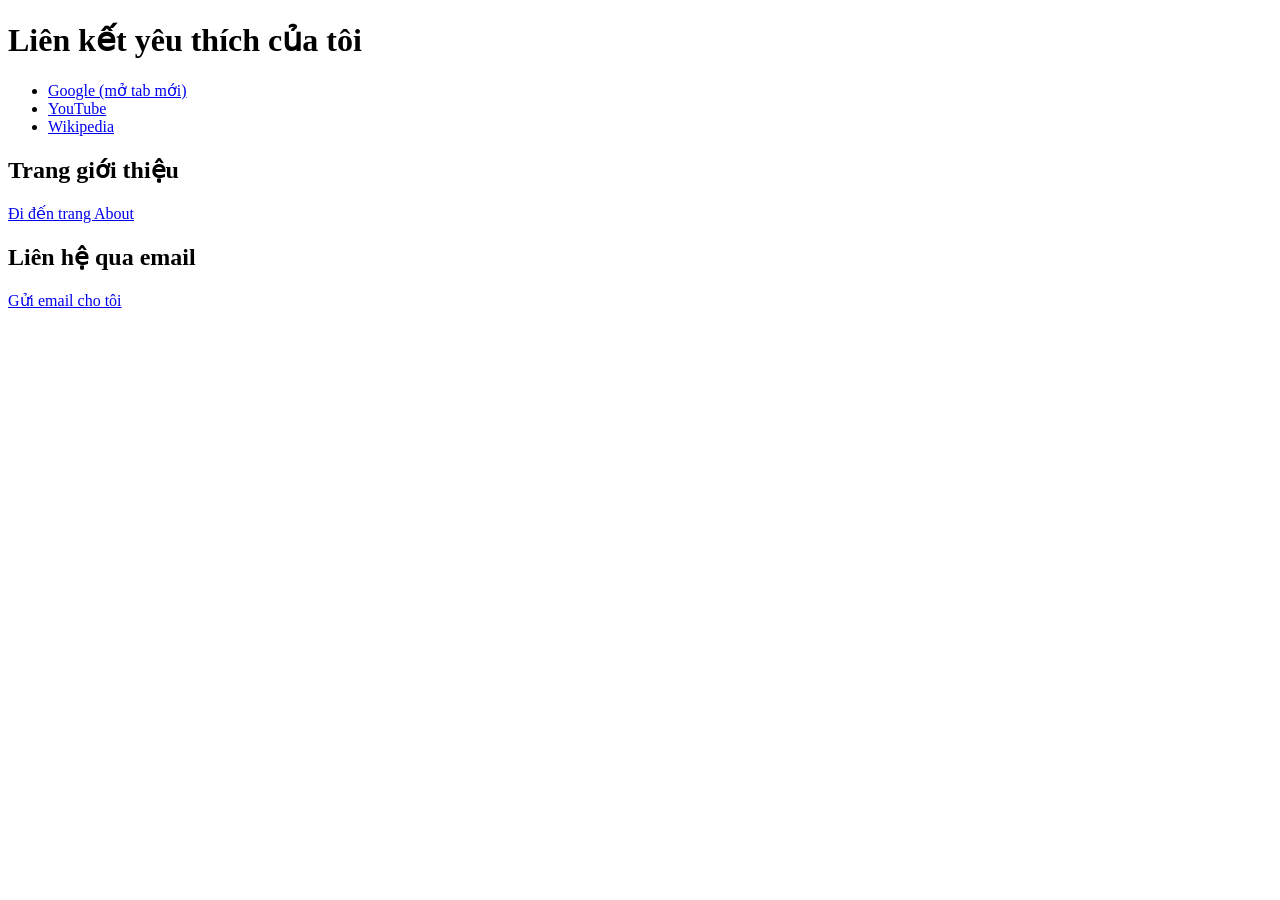
<file: source/index.html>
<!DOCTYPE html>
<html lang="vi">
<head>
    <meta charset="UTF-8">
    <meta name="viewport" content="width=device-width, initial-scale=1.0">
    <title>Liên kết yêu thích của tôi</title>
</head>
<body>
    <h1>Liên kết yêu thích của tôi</h1>

    <ul>
        <li>
            <a href="https://www.google.com" target="_blank">
                Google (mở tab mới)
            </a>
        </li>
        <li>
            <a href="https://www.youtube.com">
                YouTube
            </a>
        </li>
        <li>
            <a href="https://www.wikipedia.org">
                Wikipedia
            </a>
        </li>
    </ul>

    <h2>Trang giới thiệu</h2>
    <a href="about.html">Đi đến trang About</a>

    <h2>Liên hệ qua email</h2>
    <a href="mailto:emailcuaban@example.com">
        Gửi email cho tôi
    </a>
</body>
</html>
</file>
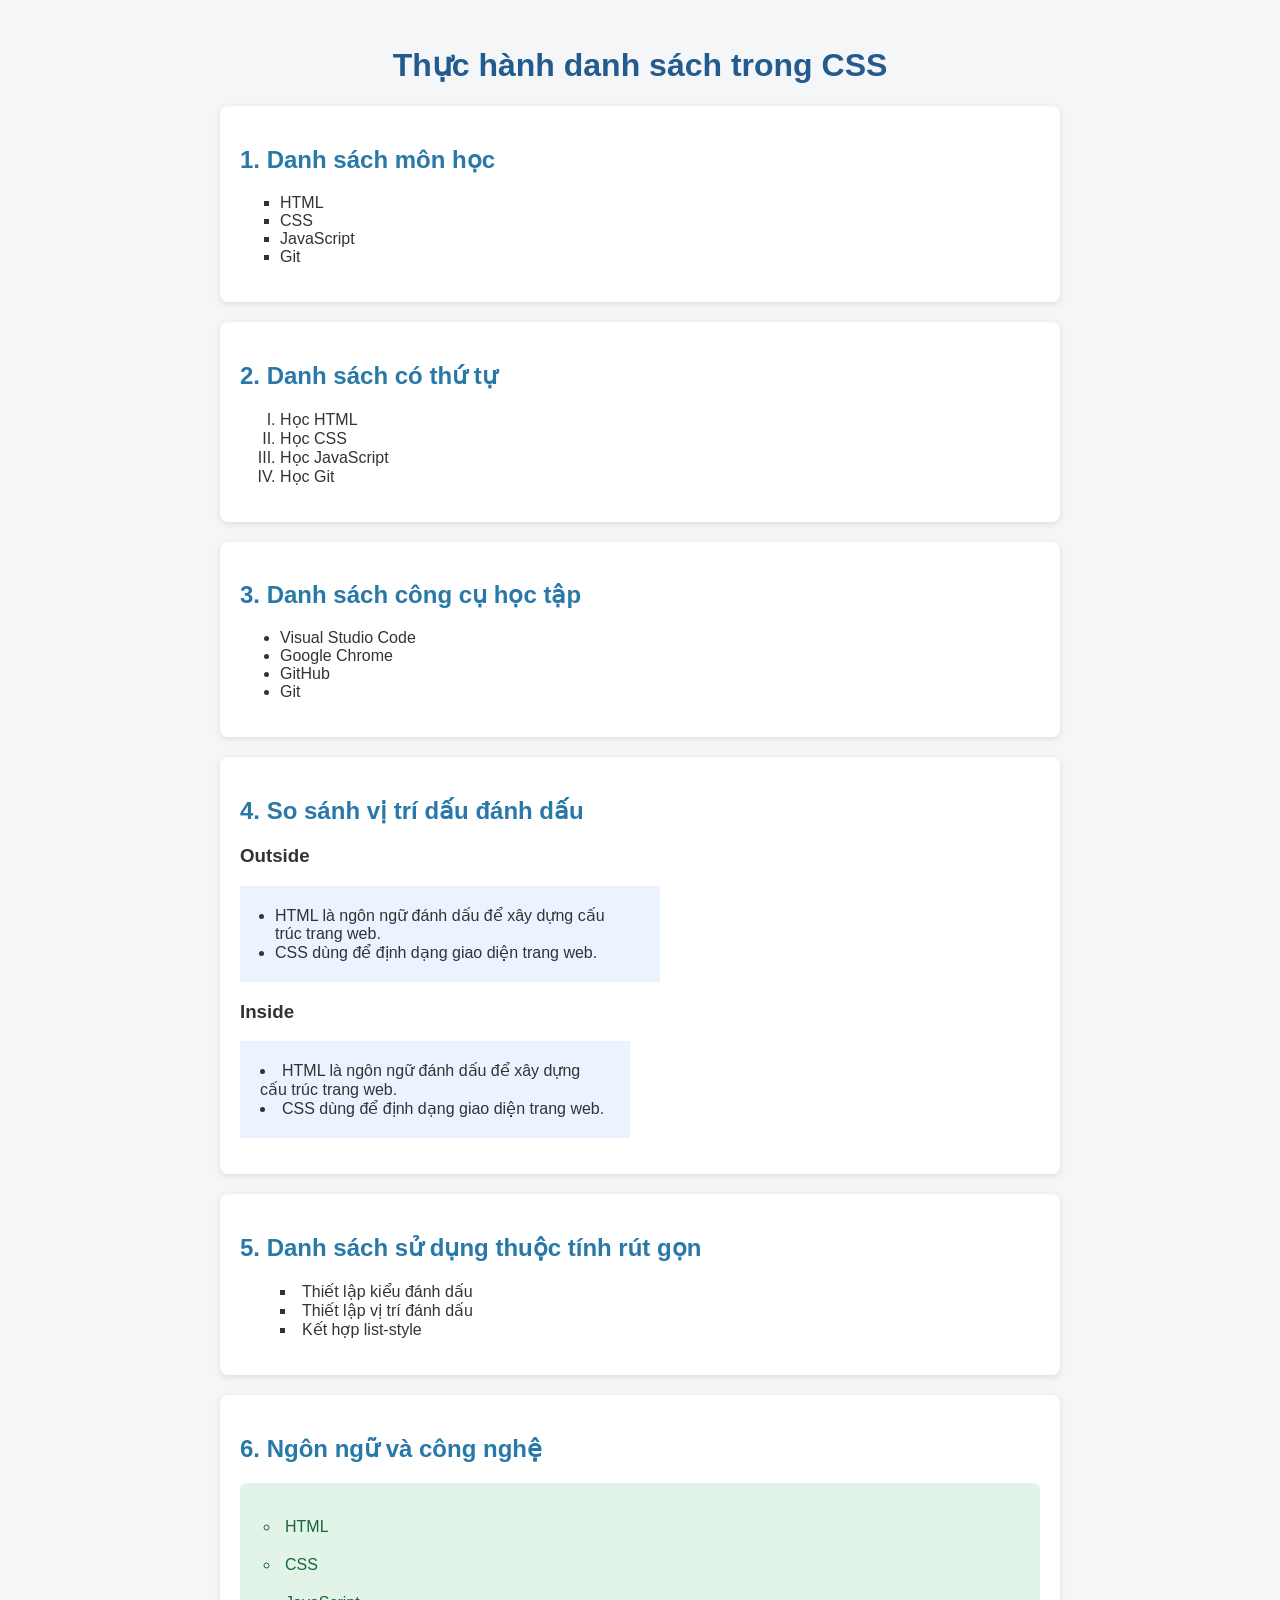
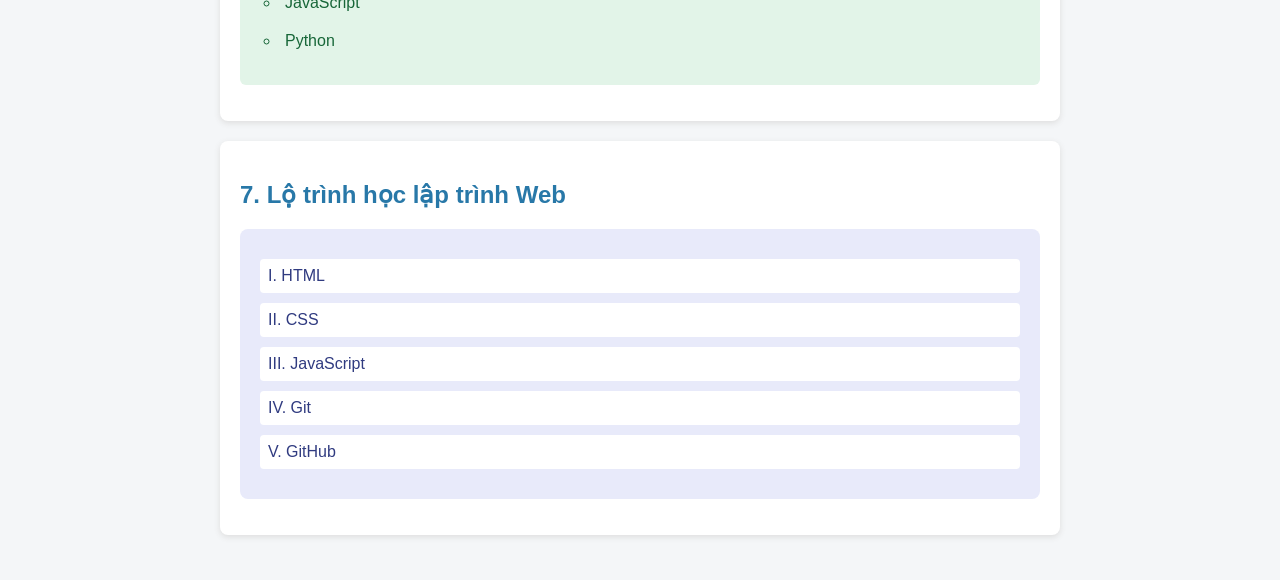
<file: source/danh_sach_css/index.html>
<!DOCTYPE html>
<html lang="vi">
<head>
    <meta charset="UTF-8">
    <meta name="viewport" content="width=device-width, initial-scale=1.0">
    <title>Thực hành danh sách trong CSS</title>
    <link rel="stylesheet" href="style.css">
</head>
<body>
    <h1>Thực hành danh sách trong CSS</h1>

    <section>
        <h2>1. Danh sách môn học</h2>
        <ul class="mon-hoc">
            <li>HTML</li>
            <li>CSS</li>
            <li>JavaScript</li>
            <li>Git</li>
        </ul>
    </section>

    <section>
        <h2>2. Danh sách có thứ tự</h2>
        <ol class="lo-trinh">
            <li>Học HTML</li>
            <li>Học CSS</li>
            <li>Học JavaScript</li>
            <li>Học Git</li>
        </ol>
    </section>

    <section>
        <h2>3. Danh sách công cụ học tập</h2>
        <ul class="cong-cu">
            <li>Visual Studio Code</li>
            <li>Google Chrome</li>
            <li>GitHub</li>
            <li>Git</li>
        </ul>
    </section>

    <section>
        <h2>4. So sánh vị trí dấu đánh dấu</h2>

        <h3>Outside</h3>
        <ul class="outside">
            <li>HTML là ngôn ngữ đánh dấu để xây dựng cấu trúc trang web.</li>
            <li>CSS dùng để định dạng giao diện trang web.</li>
        </ul>

        <h3>Inside</h3>
        <ul class="inside">
            <li>HTML là ngôn ngữ đánh dấu để xây dựng cấu trúc trang web.</li>
            <li>CSS dùng để định dạng giao diện trang web.</li>
        </ul>
    </section>

    <section>
        <h2>5. Danh sách sử dụng thuộc tính rút gọn</h2>
        <ul class="rut-gon">
            <li>Thiết lập kiểu đánh dấu</li>
            <li>Thiết lập vị trí đánh dấu</li>
            <li>Kết hợp list-style</li>
        </ul>
    </section>

    <section>
        <h2>6. Ngôn ngữ và công nghệ</h2>
        <ul class="ngon-ngu">
            <li>HTML</li>
            <li>CSS</li>
            <li>JavaScript</li>
            <li>Python</li>
        </ul>
    </section>

    <section>
        <h2>7. Lộ trình học lập trình Web</h2>
        <ol class="lo-trinh-web">
            <li>HTML</li>
            <li>CSS</li>
            <li>JavaScript</li>
            <li>Git</li>
            <li>GitHub</li>
        </ol>
    </section>
</body>
</html>
</file>
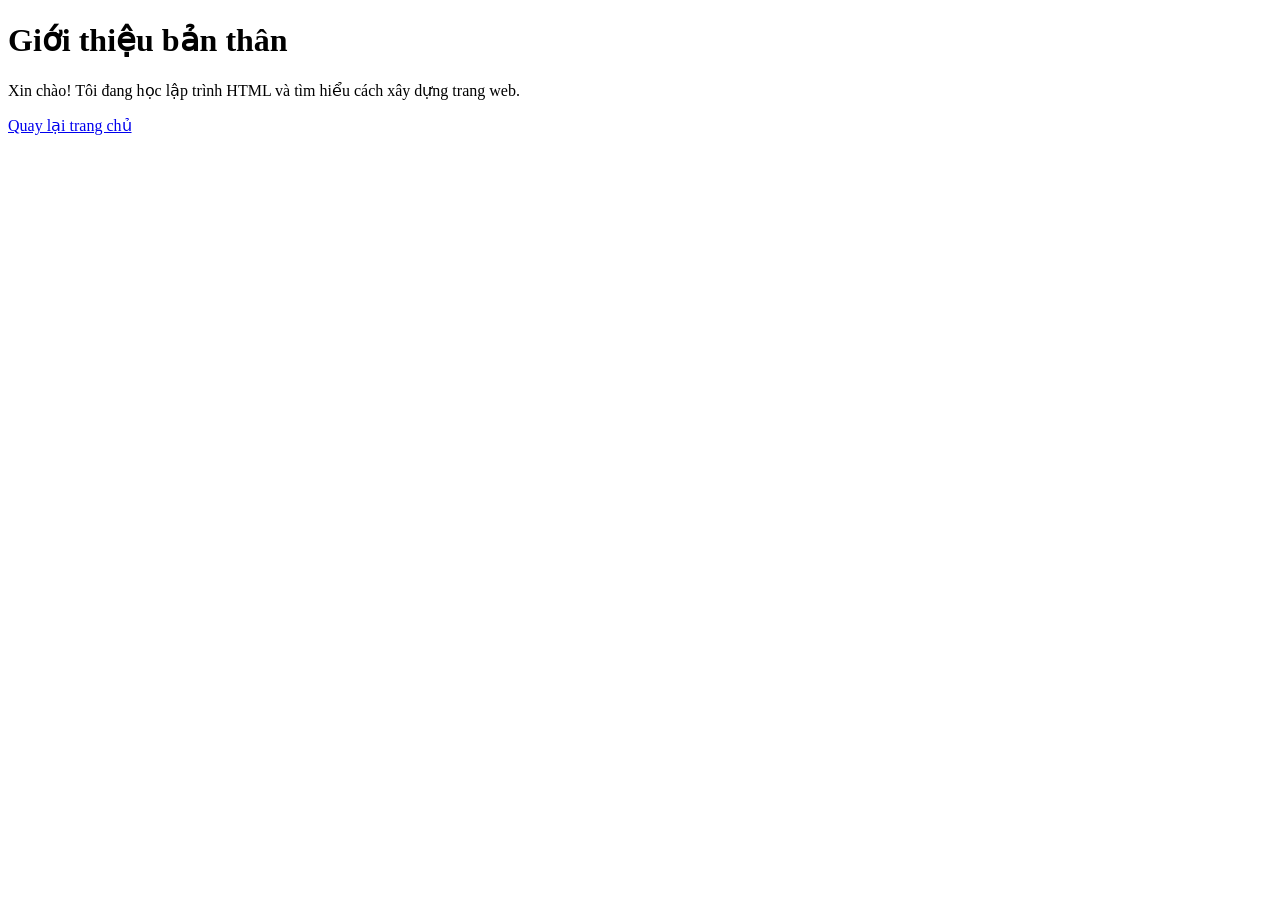
<file: source/about.html>
<!DOCTYPE html>
<html lang="vi">
<head>
    <meta charset="UTF-8">
    <meta name="viewport" content="width=device-width, initial-scale=1.0">
    <title>Giới thiệu</title>
</head>
<body>
    <h1>Giới thiệu bản thân</h1>

    <p>Xin chào! Tôi đang học lập trình HTML và tìm hiểu cách xây dựng trang web.</p>

    <a href="index.html">Quay lại trang chủ</a>
</body>
</html>
</file>
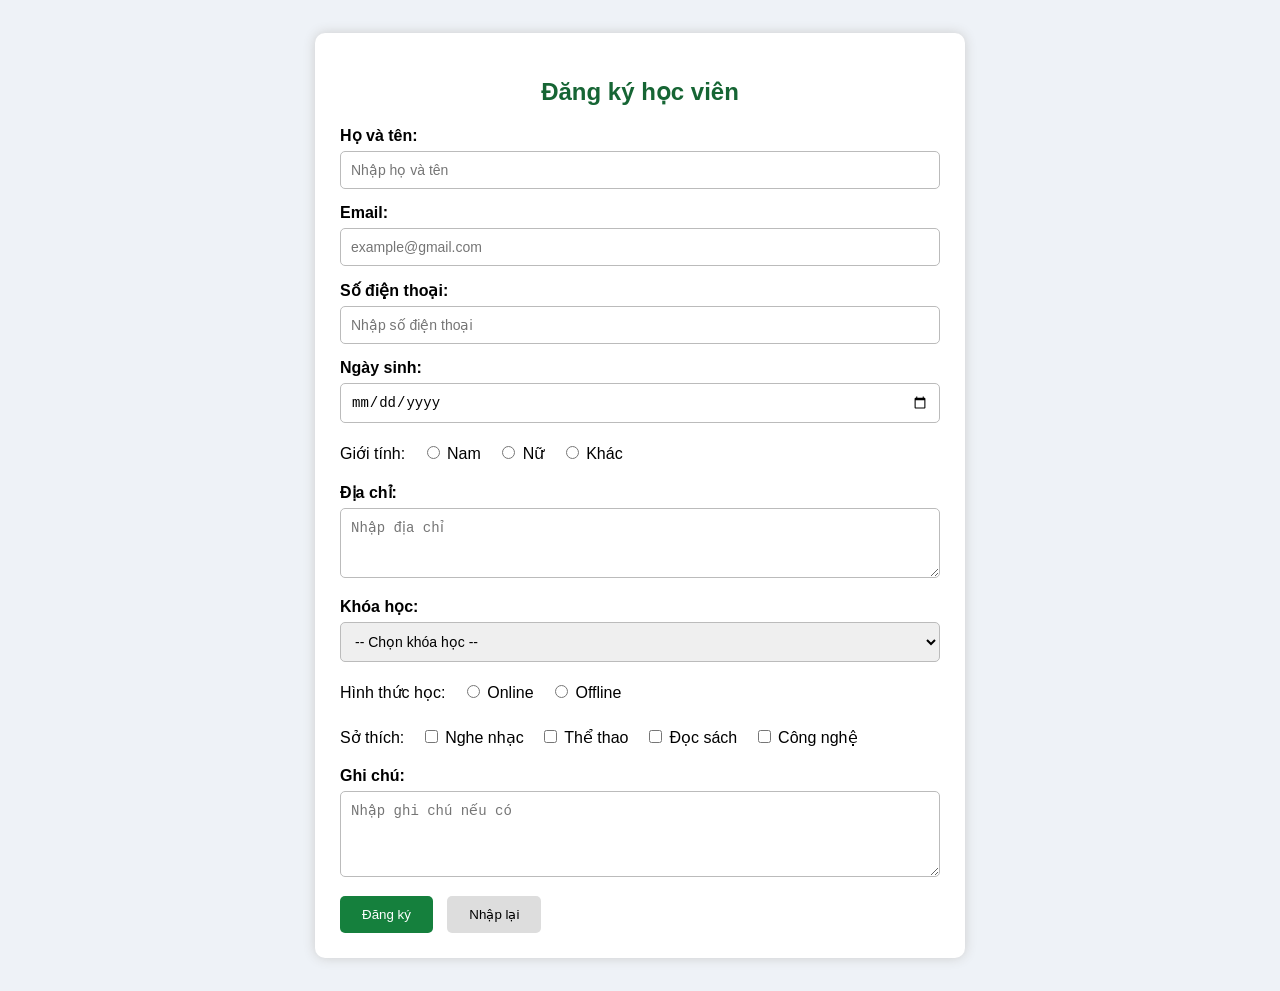
<file: source/form_dang_ky.html>
<!DOCTYPE html>
<html lang="vi">
<head>
    <meta charset="UTF-8">
    <meta name="viewport" content="width=device-width, initial-scale=1.0">
    <title>Form đăng ký học viên</title>

    <style>
        body {
            font-family: Arial, sans-serif;
            background-color: #eef2f7;
            padding: 25px;
        }

        .container {
            max-width: 600px;
            margin: auto;
            background: white;
            padding: 25px;
            border-radius: 10px;
            box-shadow: 0 0 12px #cccccc;
        }

        h2 {
            text-align: center;
            color: #166534;
        }

        .field {
            margin-bottom: 15px;
        }

        .field > label {
            display: block;
            margin-bottom: 6px;
            font-weight: bold;
        }

        input[type="text"],
        input[type="email"],
        input[type="tel"],
        input[type="date"],
        select,
        textarea {
            width: 100%;
            box-sizing: border-box;
            padding: 10px;
            border: 1px solid #bbbbbb;
            border-radius: 5px;
            font-size: 14px;
        }

        .choice label {
            display: inline-block;
            margin: 5px 12px 5px 0;
            font-weight: normal;
        }

        textarea {
            resize: vertical;
        }

        button {
            padding: 11px 22px;
            border: none;
            border-radius: 5px;
            cursor: pointer;
            margin-right: 10px;
        }

        .submit-btn {
            background-color: #15803d;
            color: white;
        }

        .reset-btn {
            background-color: #dddddd;
        }

        button:hover {
            opacity: 0.85;
        }
    </style>
</head>

<body>
    <div class="container">
        <h2>Đăng ký học viên</h2>

        <form action="#" method="get">
            <div class="field">
                <label for="fullname">Họ và tên:</label>
                <input type="text" id="fullname" name="fullname"
                       placeholder="Nhập họ và tên" required>
            </div>

            <div class="field">
                <label for="student-email">Email:</label>
                <input type="email" id="student-email" name="email"
                       placeholder="example@gmail.com" required>
            </div>

            <div class="field">
                <label for="phone">Số điện thoại:</label>
                <input type="tel" id="phone" name="phone"
                       placeholder="Nhập số điện thoại">
            </div>

            <div class="field">
                <label for="birthday">Ngày sinh:</label>
                <input type="date" id="birthday" name="birthday">
            </div>

            <div class="field choice">
                <label>Giới tính:</label>
                <label><input type="radio" name="gender" value="Nam"> Nam</label>
                <label><input type="radio" name="gender" value="Nữ"> Nữ</label>
                <label><input type="radio" name="gender" value="Khác"> Khác</label>
            </div>

            <div class="field">
                <label for="address">Địa chỉ:</label>
                <textarea id="address" name="address" rows="3"
                          placeholder="Nhập địa chỉ"></textarea>
            </div>

            <div class="field">
                <label for="course">Khóa học:</label>
                <select id="course" name="course" required>
                    <option value="">-- Chọn khóa học --</option>
                    <option value="HTML & CSS">HTML & CSS</option>
                    <option value="JavaScript">JavaScript</option>
                    <option value="Java">Java</option>
                    <option value="Python">Python</option>
                </select>
            </div>

            <div class="field choice">
                <label>Hình thức học:</label>
                <label><input type="radio" name="study_type" value="Online"> Online</label>
                <label><input type="radio" name="study_type" value="Offline"> Offline</label>
            </div>

            <div class="field choice">
                <label>Sở thích:</label>
                <label><input type="checkbox" name="hobby" value="Nghe nhạc"> Nghe nhạc</label>
                <label><input type="checkbox" name="hobby" value="Thể thao"> Thể thao</label>
                <label><input type="checkbox" name="hobby" value="Đọc sách"> Đọc sách</label>
                <label><input type="checkbox" name="hobby" value="Công nghệ"> Công nghệ</label>
            </div>

            <div class="field">
                <label for="note">Ghi chú:</label>
                <textarea id="note" name="note" rows="4"
                          placeholder="Nhập ghi chú nếu có"></textarea>
            </div>

            <button type="submit" class="submit-btn">Đăng ký</button>
            <button type="reset" class="reset-btn">Nhập lại</button>
        </form>
    </div>
</body>
</html>
</file>
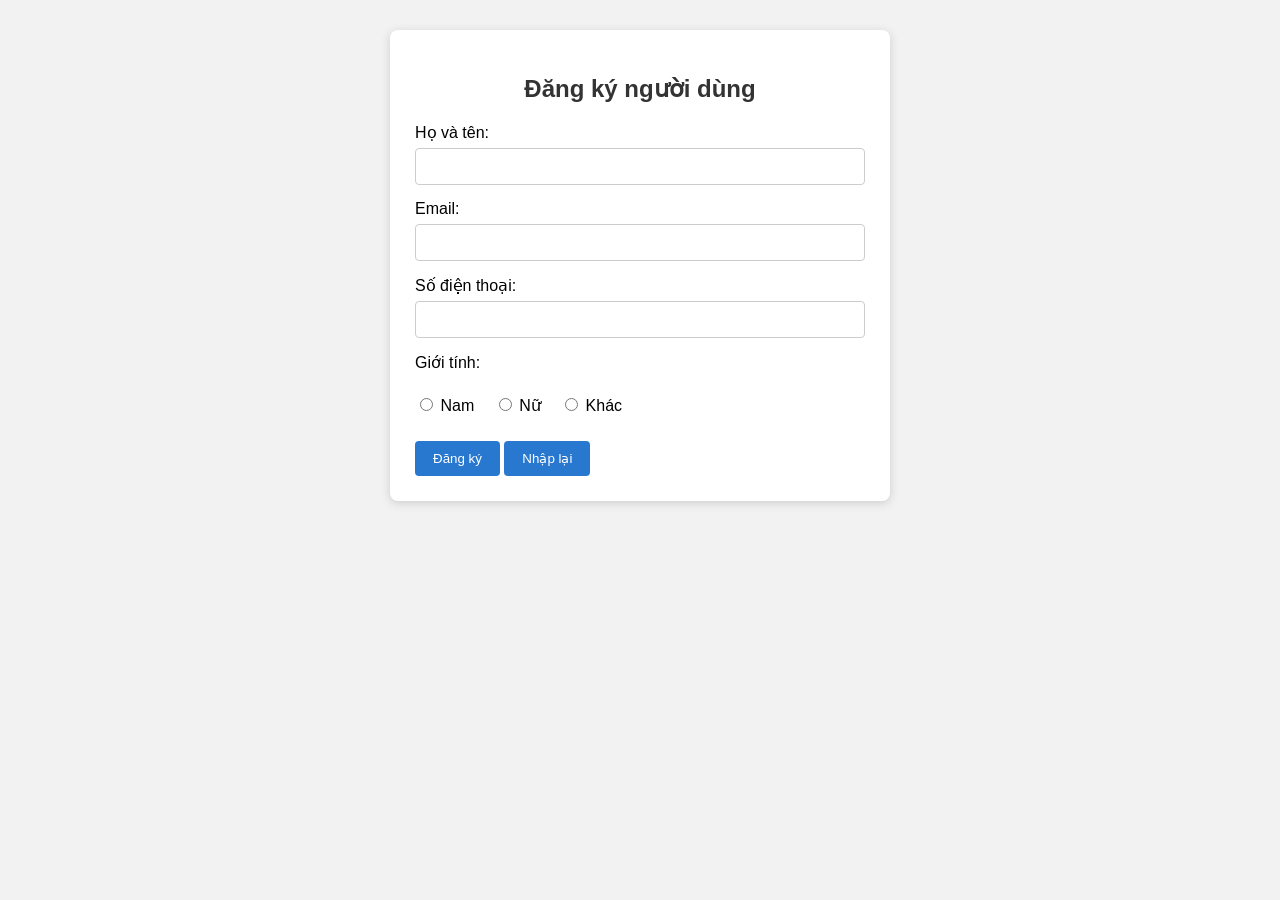
<file: source/form_dang_ky_nguoi_dung.html>
<!DOCTYPE html>
<html lang="vi">
<head>
    <meta charset="UTF-8">
    <meta name="viewport" content="width=device-width, initial-scale=1.0">
    <title>Form đăng ký người dùng</title>

    <style>
        body {
            font-family: Arial, sans-serif;
            background-color: #f2f2f2;
            margin: 0;
            padding: 30px;
        }

        .container {
            max-width: 450px;
            margin: 0 auto;
            padding: 25px;
            background-color: white;
            border-radius: 8px;
            box-shadow: 0 2px 10px #cccccc;
        }

        h2 {
            text-align: center;
            color: #333333;
        }

        label {
            display: block;
            margin-top: 15px;
            margin-bottom: 6px;
        }

        input[type="text"],
        input[type="email"],
        input[type="tel"] {
            width: 100%;
            box-sizing: border-box;
            padding: 10px;
            border: 1px solid #cccccc;
            border-radius: 4px;
        }

        .gender {
            margin-top: 8px;
        }

        .gender label {
            display: inline-block;
            margin-right: 15px;
        }

        button {
            margin-top: 20px;
            padding: 10px 18px;
            border: none;
            border-radius: 4px;
            background-color: #2878d0;
            color: white;
            cursor: pointer;
        }

        button:hover {
            background-color: #185da8;
        }
    </style>
</head>

<body>
    <div class="container">
        <h2>Đăng ký người dùng</h2>

        <form action="http://demo.codegym.vn/6/registration_form/register.php"
              method="POST">

            <label for="name">Họ và tên:</label>
            <input type="text" id="name" name="name" required>

            <label for="email">Email:</label>
            <input type="email" id="email" name="email" required>

            <label for="phone">Số điện thoại:</label>
            <input type="tel" id="phone" name="phone" required>

            <label>Giới tính:</label>
            <div class="gender">
                <label>
                    <input type="radio" name="gender" value="Nam" required>
                    Nam
                </label>

                <label>
                    <input type="radio" name="gender" value="Nữ">
                    Nữ
                </label>

                <label>
                    <input type="radio" name="gender" value="Khác">
                    Khác
                </label>
            </div>

            <button type="submit">Đăng ký</button>
            <button type="reset">Nhập lại</button>
        </form>
    </div>
</body>
</html>
</file>
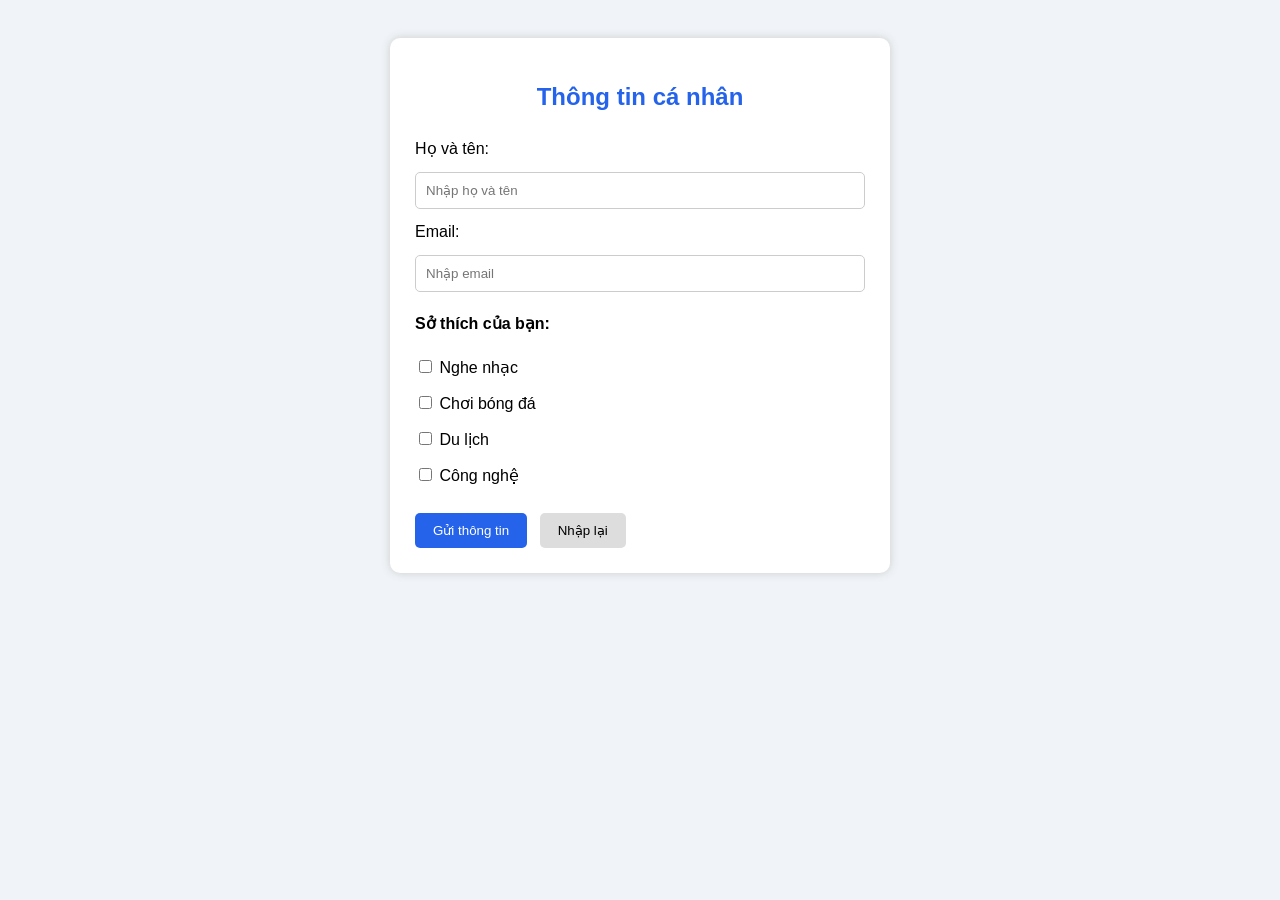
<file: source/form_so_thich.html>
<!DOCTYPE html>
<html lang="vi">
<head>
    <meta charset="UTF-8">
    <meta name="viewport" content="width=device-width, initial-scale=1.0">
    <title>Form sở thích cá nhân</title>

    <style>
        body {
            font-family: Arial, sans-serif;
            background-color: #f0f4f8;
            padding: 30px;
        }

        .form-box {
            max-width: 450px;
            margin: auto;
            padding: 25px;
            background-color: white;
            border-radius: 10px;
            box-shadow: 0 0 10px #cccccc;
        }

        h2 {
            text-align: center;
            color: #2563eb;
        }

        label {
            display: inline-block;
            margin: 8px 0;
        }

        input[type="text"],
        input[type="email"] {
            width: 95%;
            padding: 10px;
            margin: 6px 0;
            border: 1px solid #cccccc;
            border-radius: 5px;
        }

        .buttons {
            margin-top: 20px;
        }

        input[type="submit"],
        input[type="reset"] {
            padding: 10px 18px;
            border: none;
            border-radius: 5px;
            cursor: pointer;
            margin-right: 8px;
        }

        input[type="submit"] {
            background-color: #2563eb;
            color: white;
        }

        input[type="reset"] {
            background-color: #dddddd;
        }
    </style>
</head>

<body>
    <div class="form-box">
        <h2>Thông tin cá nhân</h2>

        <form action="#" method="get">
            <label for="yourname">Họ và tên:</label>
            <input type="text" id="yourname" name="yourname"
                   placeholder="Nhập họ và tên" required>

            <label for="email">Email:</label>
            <input type="email" id="email" name="email"
                   placeholder="Nhập email" required>

            <p><strong>Sở thích của bạn:</strong></p>

            <label>
                <input type="checkbox" name="hobby" value="music">
                Nghe nhạc
            </label>
            <br>

            <label>
                <input type="checkbox" name="hobby" value="football">
                Chơi bóng đá
            </label>
            <br>

            <label>
                <input type="checkbox" name="hobby" value="travel">
                Du lịch
            </label>
            <br>

            <label>
                <input type="checkbox" name="hobby" value="technology">
                Công nghệ
            </label>

            <div class="buttons">
                <input type="submit" value="Gửi thông tin">
                <input type="reset" value="Nhập lại">
            </div>
        </form>
    </div>
</body>
</html>
</file>
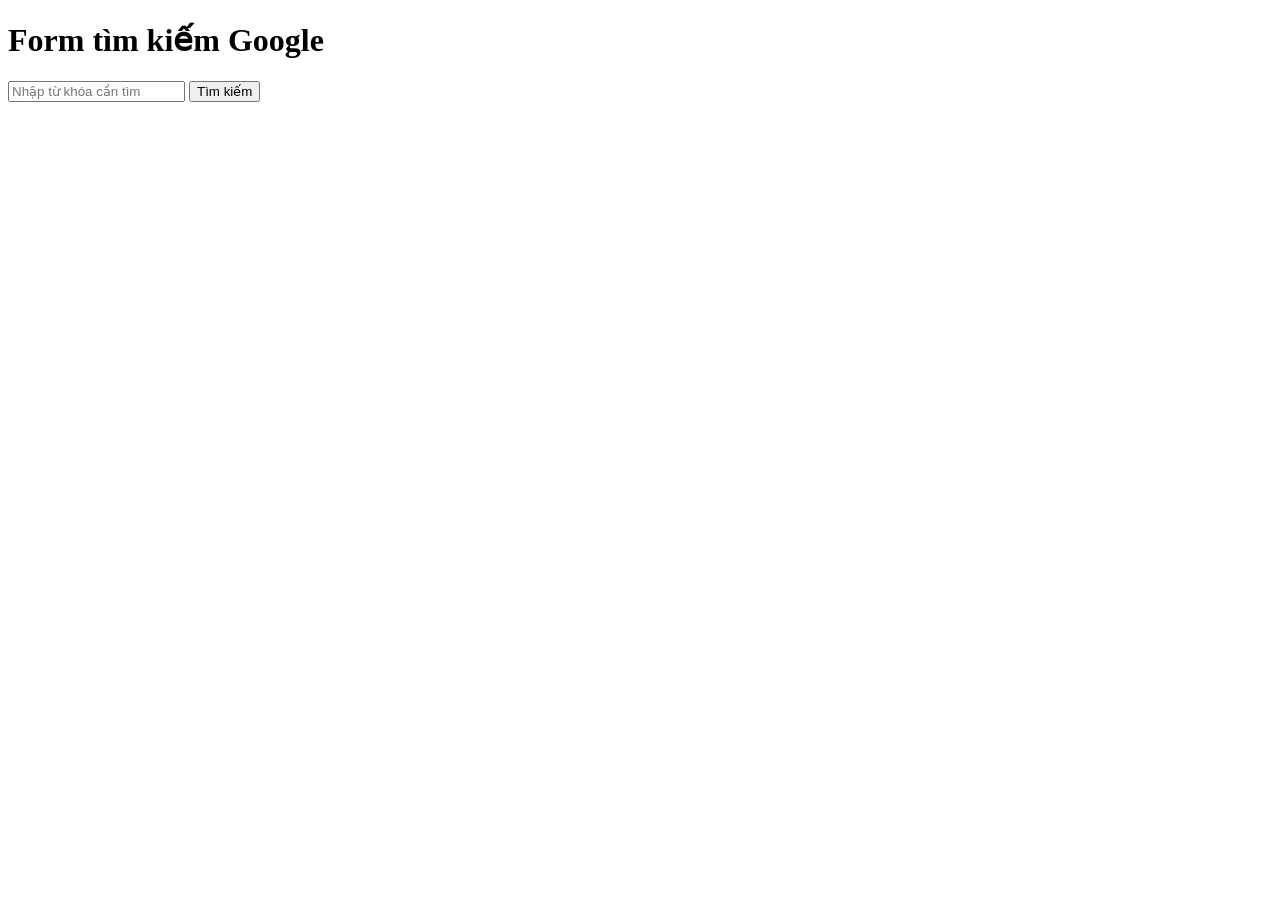
<file: source/google_search.html>
<!DOCTYPE html>
<html lang="vi">
<head>
    <meta charset="utf-8">
    <meta name="viewport" content="width=device-width, initial-scale=1.0">
    <title>Form Tìm kiếm Google</title>
</head>
<body>
    <h1>Form tìm kiếm Google</h1>

   <form action="https://www.bing.com/search" method="GET">
        <input
            type="text"
            name="q"
            placeholder="Nhập từ khóa cần tìm"
            required
        >
        <input type="submit" value="Tìm kiếm">
    </form>
</body>
</html>
</file>
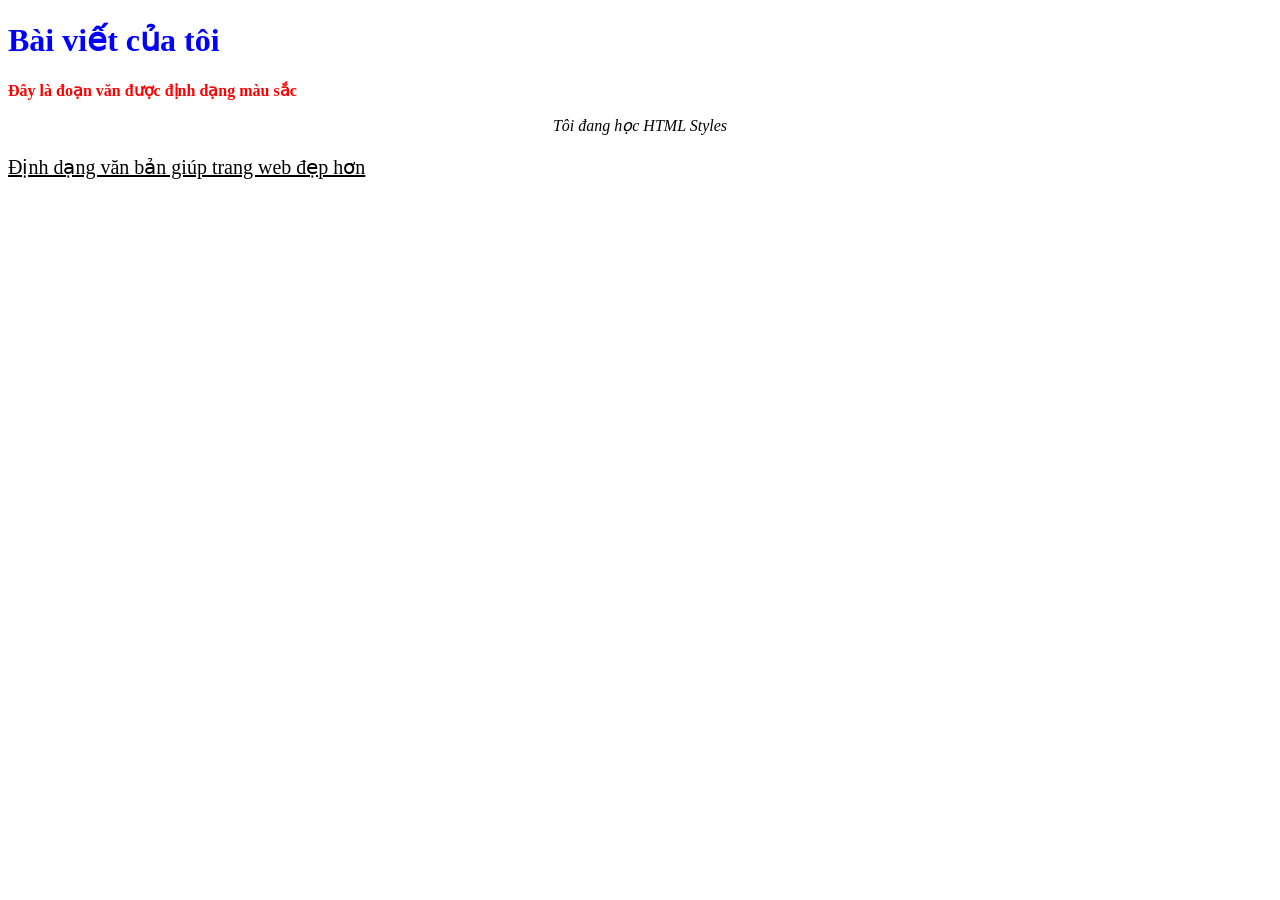
<file: source/html_styles.html>
<!DOCTYPE html>
<html lang="vi">
<head>
    <meta charset="UTF-8">
    <meta name="viewport" content="width=device-width, initial-scale=1.0">
    <title>Bài viết của tôi</title>
</head>
<body>
    <h1 style="color: blue;">Bài viết của tôi</h1>

    <p style="color: red; font-weight: bold;">
        Đây là đoạn văn được định dạng màu sắc
    </p>

    <p style="font-style: italic; text-align: center;">
        Tôi đang học HTML Styles
    </p>

    <p style="font-size: 20px; text-decoration: underline;">
        Định dạng văn bản giúp trang web đẹp hơn
    </p>
</body>
</html>
</file>
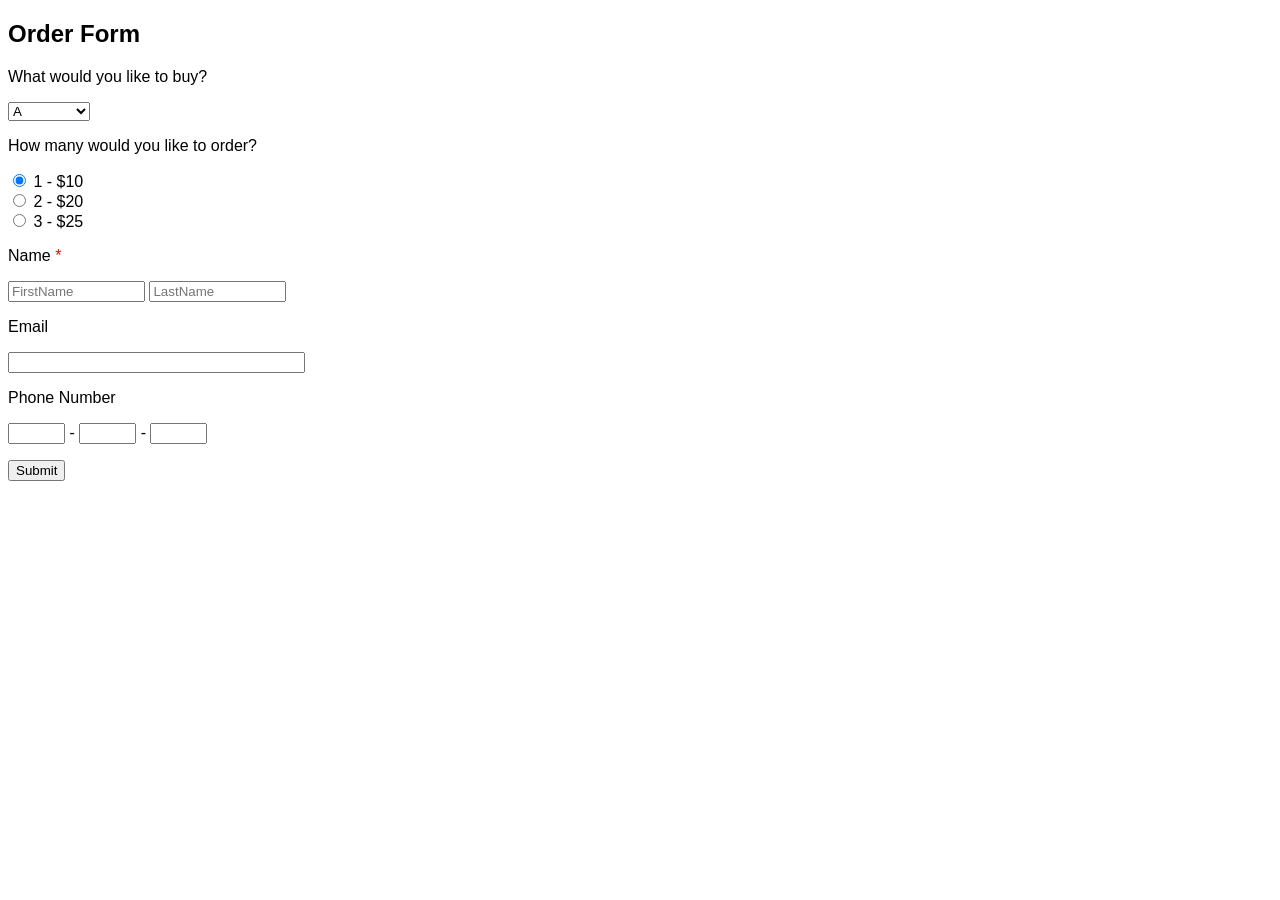
<file: source/simpleform.html>
<!DOCTYPE html>
<html lang="vi">
<head>
    <meta charset="UTF-8">
    <meta name="viewport" content="width=device-width, initial-scale=1.0">
    <title>Order Form</title>

    <style>
        .wufoo {
            font-family: "Lucida Grande", "Lucida Sans Unicode", Tahoma, sans-serif;
        }
    </style>
</head>

<body>
    <form method="get" action="simpleform.html" class="wufoo">
        <h2>Order Form</h2>

        <p>What would you like to buy?</p>

        <select name="product">
            <option value="">A</option>
            <option value="B">B (+ 0.5$)</option>
            <option value="C">C (+ 0.5$)</option>
        </select>

        <p>How many would you like to order?</p>

        <input type="radio" name="rd" value="1" checked> 1 - $10
        <br>
        <input type="radio" name="rd" value="2"> 2 - $20
        <br>
        <input type="radio" name="rd" value="3"> 3 - $25
        <br>

        <p>Name <span style="color: red">*</span></p>

        <input type="text" name="firstname" placeholder="FirstName" size="15" required>
        <input type="text" name="lastname" placeholder="LastName" size="15" required>

        <p>Email</p>
        <input type="email" name="email" size="35">

        <p>Phone Number</p>
        <input type="text" name="phone1" size="5" maxlength="5"> -
        <input type="text" name="phone2" size="5" maxlength="5"> -
        <input type="text" name="phone3" size="5" maxlength="5">

        <p>
            <input type="submit" name="btSubmit" value="Submit">
        </p>
    </form>
</body>
</html>
</file>
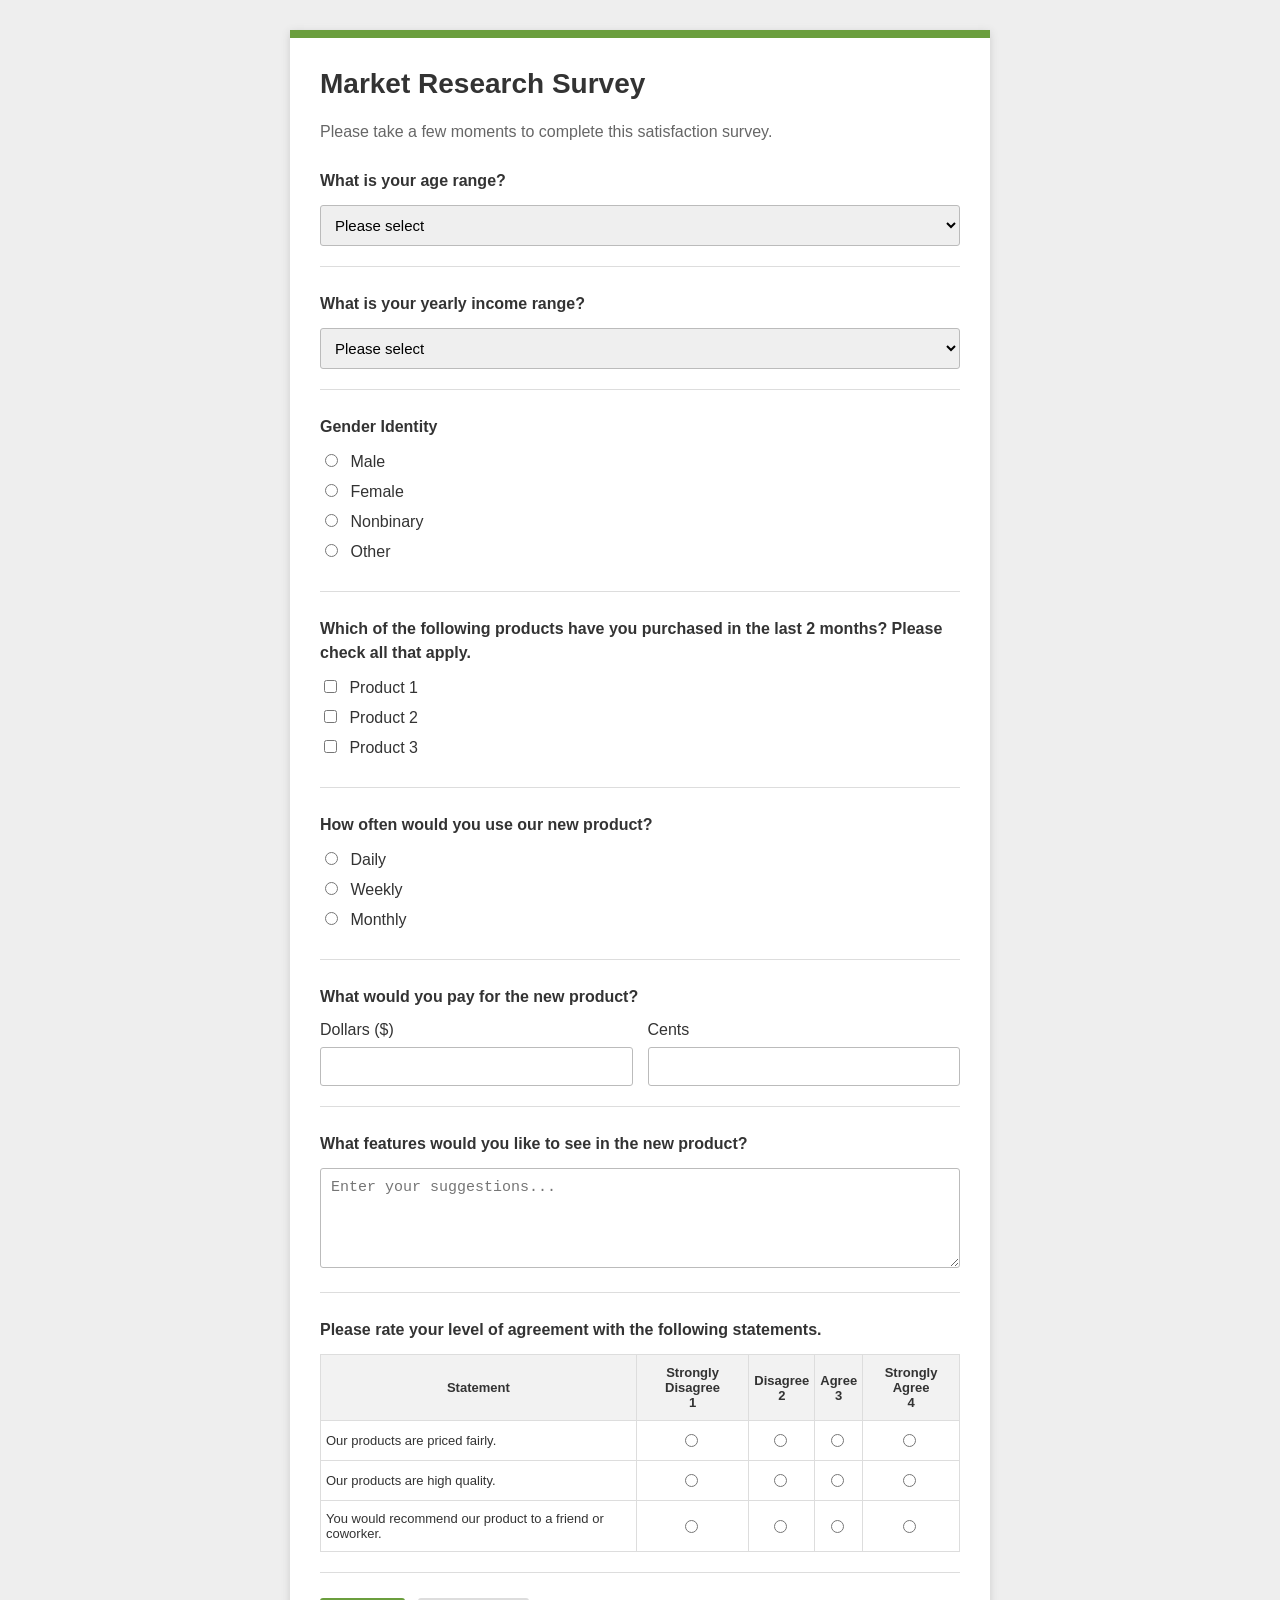
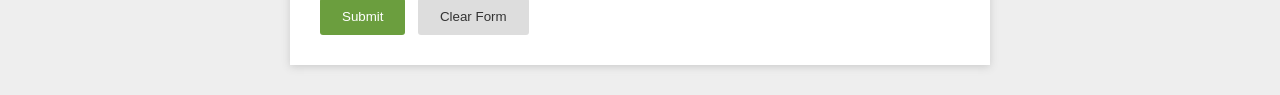
<file: source/survey_khach_hang.html>
<!DOCTYPE html>
<html lang="vi">
<head>
    <meta charset="UTF-8">
    <meta name="viewport" content="width=device-width, initial-scale=1.0">
    <title>Market Research Survey</title>

    <style>
        * {
            box-sizing: border-box;
        }

        body {
            font-family: Arial, sans-serif;
            background-color: #eeeeee;
            margin: 0;
            padding: 30px 15px;
            color: #333333;
        }

        .survey {
            max-width: 700px;
            margin: auto;
            background-color: white;
            border-top: 8px solid #6b9e3e;
            padding: 30px;
            box-shadow: 0 2px 8px #cccccc;
        }

        h1 {
            font-size: 28px;
            margin-top: 0;
            color: #333333;
        }

        .intro {
            color: #666666;
            line-height: 1.6;
            margin-bottom: 25px;
        }

        .question {
            margin-bottom: 25px;
            padding-bottom: 20px;
            border-bottom: 1px solid #dddddd;
        }

        .question > label,
        .question-title {
            display: block;
            font-weight: bold;
            margin-bottom: 12px;
            line-height: 1.5;
        }

        select,
        input[type="text"],
        input[type="number"],
        textarea {
            width: 100%;
            padding: 10px;
            border: 1px solid #bbbbbb;
            border-radius: 3px;
            font-size: 15px;
        }

        .options label {
            display: block;
            margin: 10px 0;
            font-weight: normal;
        }

        input[type="radio"],
        input[type="checkbox"] {
            margin-right: 8px;
        }

        textarea {
            min-height: 100px;
            resize: vertical;
        }

        .price {
            display: flex;
            gap: 15px;
        }

        .price div {
            flex: 1;
        }

        .price label {
            display: block;
            margin-bottom: 8px;
        }

        .rating-table {
            width: 100%;
            border-collapse: collapse;
            font-size: 13px;
        }

        .rating-table th,
        .rating-table td {
            border: 1px solid #dddddd;
            padding: 10px 5px;
            text-align: center;
        }

        .rating-table th {
            background-color: #f2f2f2;
        }

        .rating-table td:first-child {
            text-align: left;
            min-width: 160px;
        }

        button {
            padding: 11px 22px;
            border: none;
            border-radius: 3px;
            cursor: pointer;
            margin-right: 8px;
        }

        .submit {
            background-color: #6b9e3e;
            color: white;
        }

        .reset {
            background-color: #dddddd;
            color: #333333;
        }

        @media (max-width: 550px) {
            .survey {
                padding: 20px 15px;
            }

            .rating-table {
                font-size: 11px;
            }

            .rating-table th,
            .rating-table td {
                padding: 7px 3px;
            }

            .rating-table td:first-child {
                min-width: 115px;
            }
        }
    </style>
</head>

<body>
    <div class="survey">
        <h1>Market Research Survey</h1>

        <p class="intro">
            Please take a few moments to complete this satisfaction survey.
        </p>

        <form action="#" method="post">

            <div class="question">
                <label for="age">What is your age range?</label>
                <select id="age" name="age" required>
                    <option value="">Please select</option>
                    <option>Under 18</option>
                    <option>18 - 24</option>
                    <option>25 - 34</option>
                    <option>35 - 44</option>
                    <option>45 - 54</option>
                    <option>55 or older</option>
                </select>
            </div>

            <div class="question">
                <label for="income">What is your yearly income range?</label>
                <select id="income" name="income" required>
                    <option value="">Please select</option>
                    <option>Under $25,000</option>
                    <option>$25,000 - $49,999</option>
                    <option>$50,000 - $74,999</option>
                    <option>$75,000 - $99,999</option>
                    <option>$100,000 or more</option>
                </select>
            </div>

            <div class="question">
                <span class="question-title">Gender Identity</span>
                <div class="options">
                    <label><input type="radio" name="gender" value="Male"> Male</label>
                    <label><input type="radio" name="gender" value="Female"> Female</label>
                    <label><input type="radio" name="gender" value="Nonbinary"> Nonbinary</label>
                    <label><input type="radio" name="gender" value="Other"> Other</label>
                </div>
            </div>

            <div class="question">
                <span class="question-title">
                    Which of the following products have you purchased in the last 2 months?
                    Please check all that apply.
                </span>
                <div class="options">
                    <label><input type="checkbox" name="products[]" value="Product 1"> Product 1</label>
                    <label><input type="checkbox" name="products[]" value="Product 2"> Product 2</label>
                    <label><input type="checkbox" name="products[]" value="Product 3"> Product 3</label>
                </div>
            </div>

            <div class="question">
                <span class="question-title">
                    How often would you use our new product?
                </span>
                <div class="options">
                    <label><input type="radio" name="frequency" value="Daily"> Daily</label>
                    <label><input type="radio" name="frequency" value="Weekly"> Weekly</label>
                    <label><input type="radio" name="frequency" value="Monthly"> Monthly</label>
                </div>
            </div>

            <div class="question">
                <span class="question-title">
                    What would you pay for the new product?
                </span>

                <div class="price">
                    <div>
                        <label for="dollars">Dollars ($)</label>
                        <input type="number" id="dollars" name="dollars" min="0">
                    </div>

                    <div>
                        <label for="cents">Cents</label>
                        <input type="number" id="cents" name="cents" min="0" max="99">
                    </div>
                </div>
            </div>

            <div class="question">
                <label for="features">
                    What features would you like to see in the new product?
                </label>
                <textarea id="features" name="features"
                    maxlength="250" placeholder="Enter your suggestions..."></textarea>
            </div>

            <div class="question">
                <span class="question-title">
                    Please rate your level of agreement with the following statements.
                </span>

                <table class="rating-table">
                    <thead>
                        <tr>
                            <th>Statement</th>
                            <th>Strongly Disagree<br>1</th>
                            <th>Disagree<br>2</th>
                            <th>Agree<br>3</th>
                            <th>Strongly Agree<br>4</th>
                        </tr>
                    </thead>

                    <tbody>
                        <tr>
                            <td>Our products are priced fairly.</td>
                            <td><input type="radio" name="price_rating" value="1" aria-label="Strongly Disagree"></td>
                            <td><input type="radio" name="price_rating" value="2" aria-label="Disagree"></td>
                            <td><input type="radio" name="price_rating" value="3" aria-label="Agree"></td>
                            <td><input type="radio" name="price_rating" value="4" aria-label="Strongly Agree"></td>
                        </tr>

                        <tr>
                            <td>Our products are high quality.</td>
                            <td><input type="radio" name="quality_rating" value="1" aria-label="Strongly Disagree"></td>
                            <td><input type="radio" name="quality_rating" value="2" aria-label="Disagree"></td>
                            <td><input type="radio" name="quality_rating" value="3" aria-label="Agree"></td>
                            <td><input type="radio" name="quality_rating" value="4" aria-label="Strongly Agree"></td>
                        </tr>

                        <tr>
                            <td>You would recommend our product to a friend or coworker.</td>
                            <td><input type="radio" name="recommend_rating" value="1" aria-label="Strongly Disagree"></td>
                            <td><input type="radio" name="recommend_rating" value="2" aria-label="Disagree"></td>
                            <td><input type="radio" name="recommend_rating" value="3" aria-label="Agree"></td>
                            <td><input type="radio" name="recommend_rating" value="4" aria-label="Strongly Agree"></td>
                        </tr>
                    </tbody>
                </table>
            </div>

            <button type="submit" class="submit">Submit</button>
            <button type="reset" class="reset">Clear Form</button>
        </form>
    </div>
</body>
</html>
</file>
<file: source/danh_sach_css/style.css>
/* Cài đặt chung */
body {
    font-family: Arial, sans-serif;
    background-color: #f4f6f8;
    color: #333333;
    margin: 0;
    padding: 25px;
}

h1 {
    text-align: center;
    color: #245b8f;
}

section {
    background-color: white;
    margin: 20px auto;
    padding: 20px;
    max-width: 800px;
    border-radius: 8px;
    box-shadow: 0 2px 6px #dddddd;
}

h2 {
    color: #2878a8;
}

/* 1. Kiểu đánh dấu hình vuông */
.mon-hoc {
    list-style-type: square;
}

/* 2. Số La Mã viết hoa */
.lo-trinh {
    list-style-type: upper-roman;
}

/* 3. Dùng hình ảnh làm dấu đánh dấu */
.cong-cu {
    list-style-image: url("https://cdn-icons-png.flaticon.com/16/1828/1828640.png");
}

/* 4. Vị trí dấu đánh dấu */
.outside {
    list-style-position: outside;
    background-color: #eaf3ff;
    padding: 20px 35px;
    max-width: 350px;
}

.inside {
    list-style-position: inside;
    background-color: #eaf3ff;
    padding: 20px;
    max-width: 350px;
}

/* 5. Thuộc tính rút gọn list-style */
.rut-gon {
    list-style: square inside;
}

/* 6. Màu sắc và khoảng cách */
.ngon-ngu {
    list-style-type: circle;
    background-color: #e2f4e8;
    color: #176638;
    padding: 20px 40px;
    border-radius: 6px;
}

.ngon-ngu li {
    margin: 10px 0;
    padding: 5px;
}

/* 7. Bài tập tổng hợp */
.lo-trinh-web {
    list-style: upper-roman inside;
    background-color: #e8eafa;
    color: #303b80;
    padding: 20px;
    border-radius: 8px;
}

.lo-trinh-web li {
    margin: 10px 0;
    padding: 8px;
    background-color: #ffffff;
    border-radius: 4px;
}

/* Hiển thị trên điện thoại */
@media (max-width: 600px) {
    body {
        padding: 12px;
    }

    section {
        padding: 15px;
    }
}
</file>
